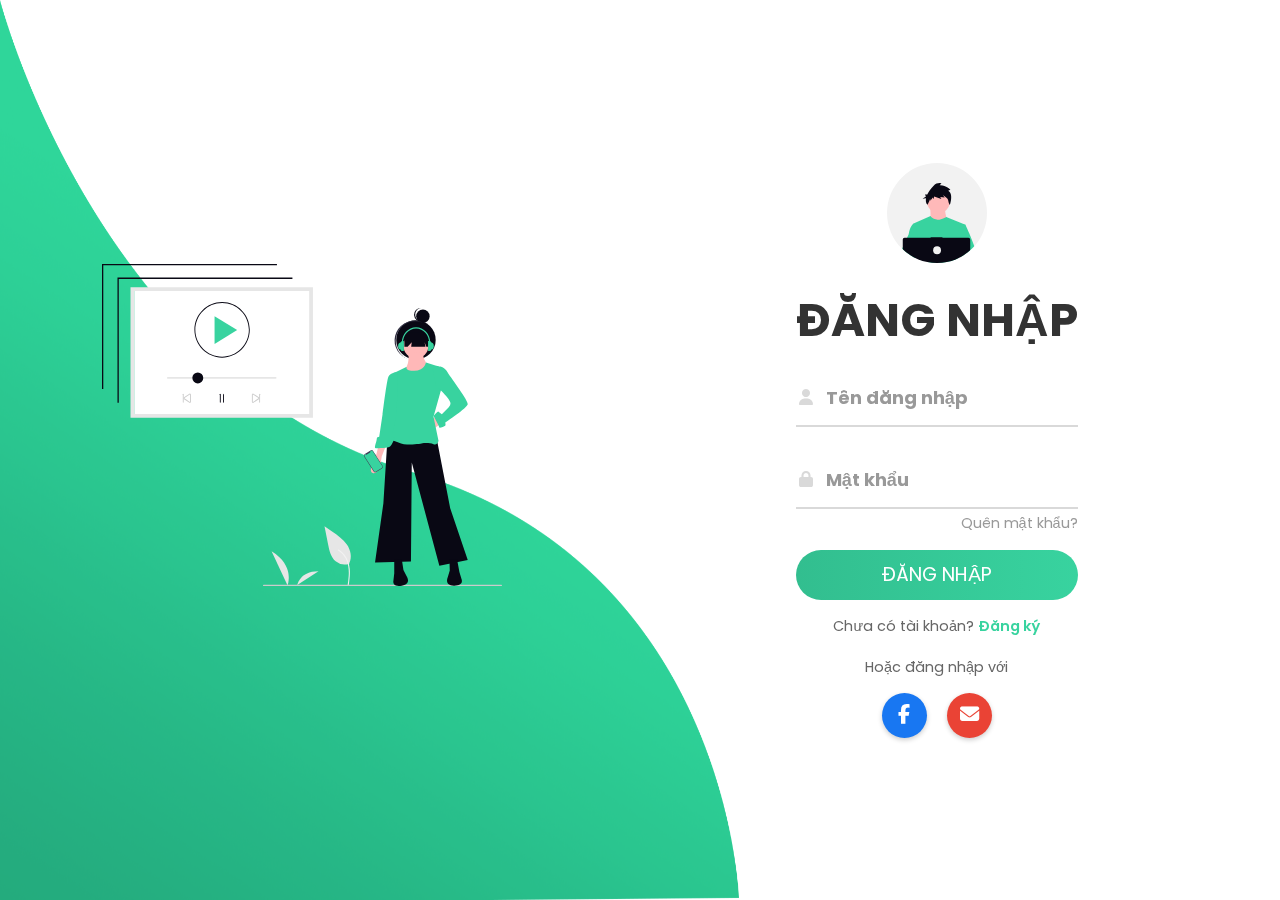
<file: FrontEnd/login/index.html>
<!DOCTYPE html>
<html>

<head>
    <title>Animated Login Form</title>
    <link rel="stylesheet" type="text/css" href="style.css">
    <link href="https://fonts.googleapis.com/css?family=Poppins:600&display=swap" rel="stylesheet">
    <link rel="stylesheet" href="https://cdnjs.cloudflare.com/ajax/libs/font-awesome/6.4.2/css/all.min.css">
    <meta name="viewport" content="width=device-width, initial-scale=1">
</head>

<body>
    <img class="wave" src="../img/wave.png">
    <div class="container">
        <div class="img">
            <img src="../img/listenmusic.svg">
        </div>
        <div class="login-content">
            <form id="loginForm" action="index.html">
                <img src="../img/avatar.svg">
                <h2 class="title">ĐĂNG NHẬP</h2>
                <div class="input-div one">
                    <div class="i">
                        <i class="fas fa-user"></i>
                    </div>
                    <div class="div">
                        <h5>Tên đăng nhập</h5>
                        <input id="username" type="text" class="input">
                    </div>
                </div>
                <div class="input-div pass">
                    <div class="i">
                        <i class="fas fa-lock"></i>
                    </div>
                    <div class="div">
                        <h5>Mật khẩu</h5>
                        <input id="password" type="password" class="input">
                    </div>
                </div>
                <a href="#">Quên mật khẩu?</a>
                <input type="submit" class="btn" value="Đăng Nhập">
                <div class="register-link">
                    <p>Chưa có tài khoản? <a href="../register/index.html">Đăng ký</a></p>
                </div>
                <div class="social-login">
                    <p>Hoặc đăng nhập với</p>
                    <div class="social-buttons">
                        <button class="social-btn facebook">
                            <i class="fab fa-facebook-f"></i>
                        </button>
                        <button class="social-btn email">
                            <i class="fas fa-envelope"></i>
                        </button>
                    </div>
                </div>
            </form>
        </div>
    </div>
    <script type="text/javascript" src="main.js"></script>
</body>

</html>
</file>
<file: FrontEnd/login/style.css>
* {
    padding: 0;
    margin: 0;
    box-sizing: border-box;
}

body {
    font-family: 'Poppins', sans-serif;
    overflow: hidden;
}

.wave {
    position: fixed;
    bottom: 0;
    left: 0;
    height: 100%;
    z-index: -1;
}

.img {
    display: flex;
    justify-content: flex-start;
    align-items: center;
}

.img img {
    width: 400px;
    margin-left: 70px;
    margin-bottom: 50px;
}

.container {
    width: 100vw;
    height: 100vh;
    display: grid;
    grid-template-columns: repeat(2, 1fr);
    grid-gap: 7rem;
    padding: 0 2rem;
}

.login-content {
    display: flex;
    justify-content: flex-start;
    align-items: center;
    text-align: center;
    margin-left: 100px;
}

.login-content img {
    height: 100px;
}

.login-content h2 {
    margin: 15px 0;
    color: #333;
    text-transform: uppercase;
    font-size: 2.9rem;
}

.login-content .input-div {
    position: relative;
    display: grid;
    grid-template-columns: 7% 93%;
    margin: 25px 0;
    padding: 5px 0;
    border-bottom: 2px solid #d9d9d9;
}

.login-content .input-div.one {
    margin-top: 0;
}

.i {
    color: #d9d9d9;
    display: flex;
    justify-content: center;
    align-items: center;
}

.i i {
    transition: .3s;
}

.input-div>div {
    position: relative;
    height: 45px;
}

.input-div>div>h5 {
    position: absolute;
    left: 10px;
    top: 50%;
    transform: translateY(-50%);
    color: #999;
    font-size: 18px;
    transition: .3s;
}

.input-div:before,
.input-div:after {
    content: '';
    position: absolute;
    bottom: -2px;
    width: 0%;
    height: 2px;
    background-color: #38d39f;
    transition: .4s;
}

.input-div:before {
    right: 50%;
}

.input-div:after {
    left: 50%;
}

.input-div.focus:before,
.input-div.focus:after {
    width: 50%;
}

.input-div.focus>div>h5 {
    top: -5px;
    font-size: 15px;
}

.input-div.focus>.i>i {
    color: #38d39f;
}

.input-div>div>input {
    position: absolute;
    left: 0;
    top: 0;
    width: 100%;
    height: 100%;
    border: none;
    outline: none;
    background: none;
    padding: 0.5rem 0.7rem;
    font-size: 1.2rem;
    color: #555;
    font-family: 'poppins', sans-serif;
}

.input-div.pass {
    margin-bottom: 4px;
}

a {
    display: block;
    text-align: right;
    text-decoration: none;
    color: #999;
    font-size: 0.9rem;
    transition: .3s;
}

a:hover {
    color: #38d39f;
}

.btn {
    display: block;
    width: 100%;
    height: 50px;
    border-radius: 25px;
    outline: none;
    border: none;
    background-image: linear-gradient(to right, #32be8f, #38d39f, #32be8f);
    background-size: 200%;
    font-size: 1.2rem;
    color: #fff;
    font-family: 'Poppins', sans-serif;
    text-transform: uppercase;
    margin: 1rem 0;
    cursor: pointer;
    transition: .5s;
}

.btn:hover {
    background-position: right;
}

.register-link {
    text-align: center;
    margin: 15px 0;
}

.register-link p {
    color: #666;
    font-size: 0.9rem;
}

.register-link a {
    display: inline;
    color: #38d39f;
    text-decoration: none;
    font-weight: 600;
}

.register-link a:hover {
    text-decoration: underline;
}

.social-login {
    text-align: center;
    margin-top: 20px;
}

.social-login p {
    color: #666;
    font-size: 0.9rem;
    margin-bottom: 15px;
}

.social-buttons {
    display: flex;
    justify-content: center;
    gap: 20px;
}

.social-btn {
    display: flex;
    align-items: center;
    justify-content: center;
    width: 45px;
    height: 45px;
    border: none;
    border-radius: 50%;
    cursor: pointer;
    transition: all 0.3s ease;
    color: white;
    font-family: 'Poppins', sans-serif;
    box-shadow: 0 2px 5px rgba(0, 0, 0, 0.2);
}

.social-btn.facebook {
    background-color: #1877f2;
}

.social-btn.email {
    background-color: #ea4335;
}

.social-btn:hover {
    opacity: 0.9;
    transform: translateY(-2px);
    box-shadow: 0 4px 8px rgba(0, 0, 0, 0.2);
}

.social-btn i {
    font-size: 1.2rem;
}

@media screen and (max-width: 1050px) {
    .container {
        grid-gap: 5rem;
    }
}

@media screen and (max-width: 1000px) {
    form {
        width: 290px;
    }

    .login-content h2 {
        font-size: 2.4rem;
        margin: 8px 0;
    }

    .img img {
        width: 400px;
    }
}

@media screen and (max-width: 900px) {
    .container {
        grid-template-columns: 1fr;
    }

    .img {
        display: none;
    }

    .wave {
        display: none;
    }

    .login-content {
        justify-content: center;
    }
}

.notification {
    position: fixed;
    top: 30px;
    right: 30px;
    z-index: 9999;
    padding: 16px 28px;
    border-radius: 8px;
    color: #fff;
    font-size: 1rem;
    box-shadow: 0 2px 8px rgba(0, 0, 0, 0.15);
    opacity: 0.95;
    animation: fadeIn 0.5s;
    min-width: 220px;
    text-align: center;
}

.notification.info {
    background: #3498db;
}

.notification.success {
    background: #38d39f;
}

.notification.error {
    background: #e74c3c;
}

.notification.warning {
    background: #f1c40f;
    color: #333;
}

@keyframes fadeIn {
    from {
        opacity: 0;
        transform: translateY(-20px);
    }

    to {
        opacity: 0.95;
        transform: translateY(0);
    }
}

@keyframes fadeOut {
    from {
        opacity: 0.95;
        transform: translateY(0);
    }

    to {
        opacity: 0;
        transform: translateY(-20px);
    }
}
</file>
